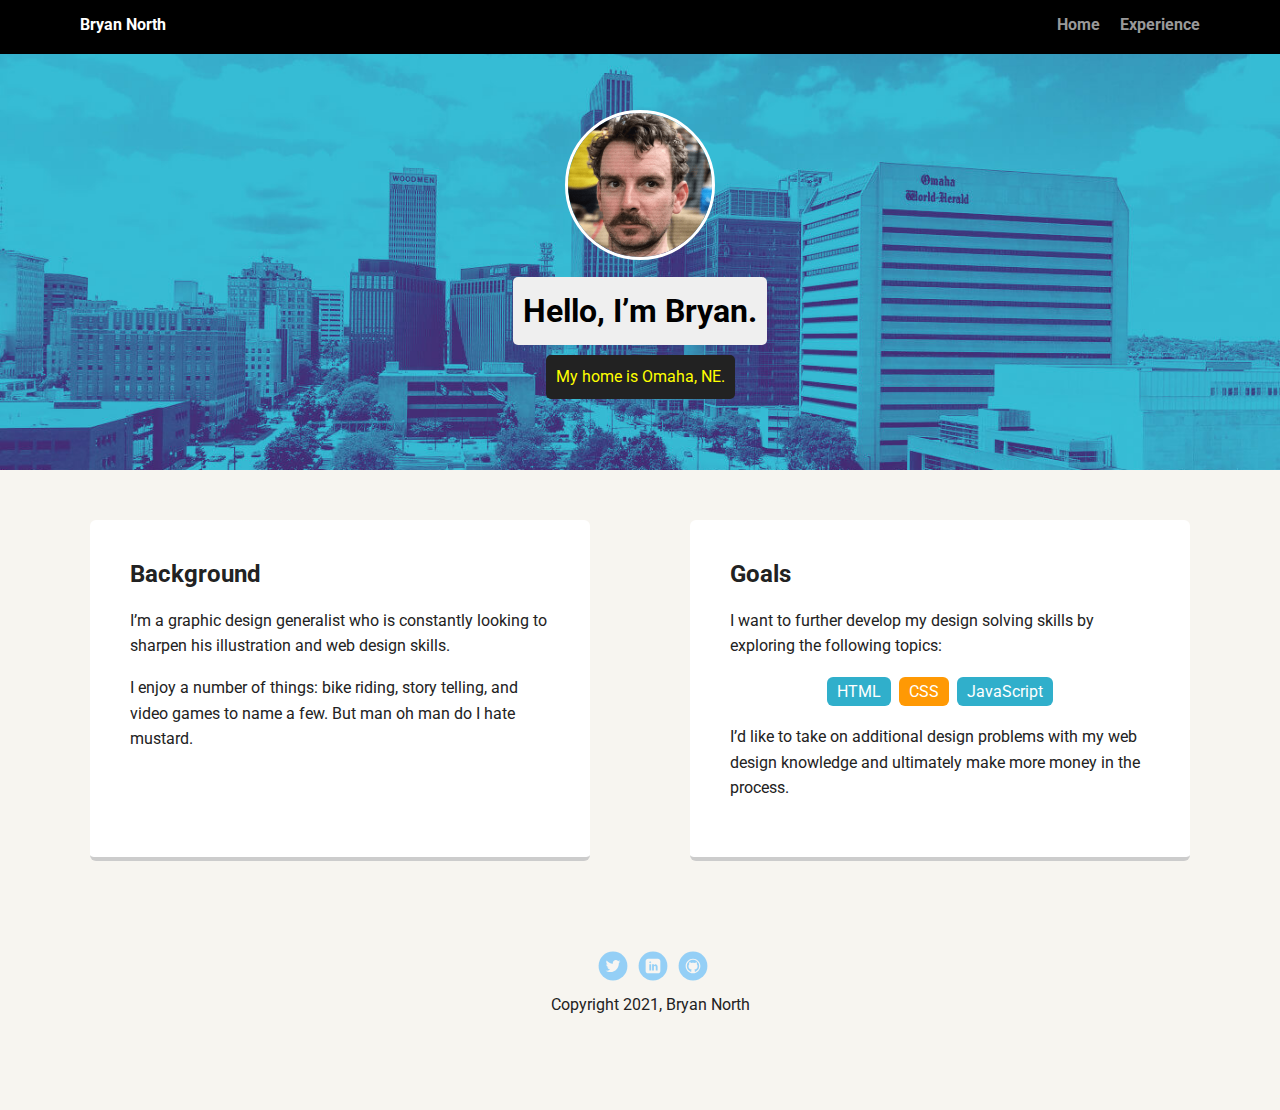
<file: index.html>
<!doctype html>
<html lang="en">
<head>
  <meta charset="utf-8">
  <title>Bryan North's Profile</title>
  <meta name="viewport" content="width=device-width, initial-scale=1.0">
  <link rel="stylesheet" href="styles.css">
  <link href="https://fonts.googleapis.com/css?family=Muli%7CRoboto:400,300,500,700,900" rel="stylesheet">
</head>
  <body>

    <div class="main-nav">
        <ul class="nav">
          <li class="name">Bryan North</li>
          <li><a href="index.html">Home</a></li>
          <li><a href="experience.html">Experience</a></li>
        </ul>
    </div>

    <header>
      <img src="images/me.png" alt="Picture of Bryan North" class="profile-image">
      <h1 class="tag name">Hello, I’m Bryan.</h1>
      <p class="tag location">My home is Omaha, NE.</p>
    </header>

    <main class="flex">
      <div class="card">
        <h2>Background</h2>
        <p>I’m a graphic design generalist who is constantly looking to sharpen his illustration and web design skills.</p>
        <p>I enjoy a number of things: bike riding, story telling, and video games to name a few.  But man oh man do I hate mustard.</p>
      </div> 

      <div class="card">
        <h2>Goals</h2>
        <p>I want to further develop my design solving skills by exploring the following topics:</p>
        <ul class="skills">
          <li>HTML</li>
          <li>CSS</li>
          <li>JavaScript</li>
        </ul>
        <p>I’d like to take on additional design problems with my web design knowledge and ultimately make more money in the process.</p>
      </div> 

    </main>
    <footer>
      <ul>
        <li><a href="https://twitter.com/spryoldman" target="_blank" class="social twitter">Twitter</a></li>
        <li><a href="https://www.linkedin.com/in/bryannorth/" target="_blank" class="social linkedin">LinkedIn</a></li>
        <li><a href="https://github.com/bryanorth" target="_blank" class="social github">Github</a></li>
      </ul>
      <p class="copyright">Copyright 2021, Bryan North</p>
    </footer>
  </body>
  </html>
</file>
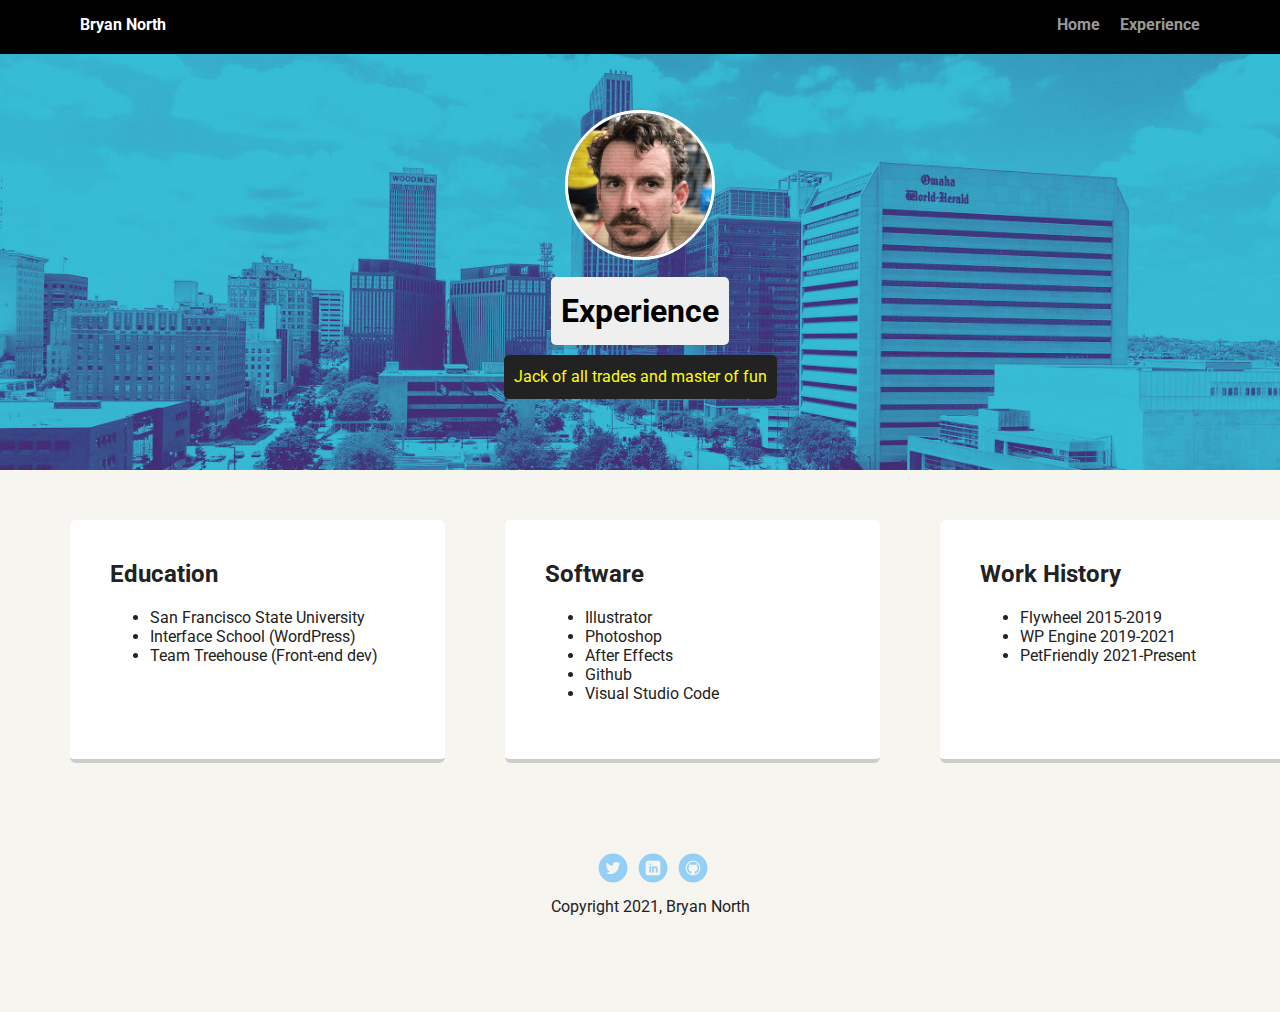
<file: experience.html>
<!doctype html>
<html lang="en">
<head>
  <meta charset="utf-8">
  <title>Bryan North's Experience</title>
  <meta name="viewport" content="width=device-width, initial-scale=1.0">
  <link rel="stylesheet" href="styles.css">
  <link href="https://fonts.googleapis.com/css?family=Muli%7CRoboto:400,300,500,700,900" rel="stylesheet">
</head>
  <body>

    <div class="main-nav">
        <ul class="nav">
          <li class="name">Bryan North</li>
          <li><a href="index.html">Home</a></li>
          <li><a href="experience.html">Experience</a></li>
        </ul>
    </div>

    <header>
      <img src="images/me.png" alt="Picture of Bryan North" class="profile-image">
      <h1 class="tag name">Experience</h1>
      <p class="tag location">Jack of all trades and master of fun</p>
    </header>

    <main class="flex">
      <div class="card">
        <h2>Education</h2>
          <ul>
            <li>San Francisco State University</li>
            <li>Interface School (WordPress)</li>
            <li>Team Treehouse (Front-end dev)</li>
          </ul>
      </div> 

      <div class="card">
        <h2>Software</h2>
           <ul>
            <li>Illustrator</li>
            <li>Photoshop</li>
            <li>After Effects</li>
            <li>Github</li>
            <li>Visual Studio Code</li>

          </ul>
      </div> 

        <div class="card">
          <h2>Work History</h2>
             <ul>
              <li>Flywheel 2015-2019</li>
              <li>WP Engine 2019-2021</li>
              <li>PetFriendly 2021-Present</li>
            </ul>
        </div> 

      

    </main>
    <footer>
      <ul>
        <li><a href="https://twitter.com/spryoldman" target="_blank" class="social twitter">Twitter</a></li>
        <li><a href="https://www.linkedin.com/in/bryannorth/" target="_blank" class="social linkedin">LinkedIn</a></li>
        <li><a href="https://github.com/bryanorth" target="_blank" class="social github">Github</a></li>
      </ul>
      <p class="copyright">Copyright 2021, Bryan North</p>
    </footer>
  </body>
  </html>
</file>
<file: styles.css>
/* Global Layout Set-up */
* { 
  box-sizing: border-box;
}
  
body {
  margin: 0;
  padding: 0;
  text-align: center;
  font-family: 'Roboto', sans-serif;
  color: #222;
  background: #f7f5f0;
}
/* Link Styles */

a {
  text-decoration: none;
  color: #999;
}
a:hover {
  color: #6633ff;
}

/* Section Styles */

.main-nav {
  width: 100%;
  background: black;
  min-height: 30px;
  padding: 10px;
  position: fixed;
  text-align: center;
}
.nav {
  display: flex;
  justify-content: space-around;
  font-weight: 700;
  list-style-type: none;
  margin: 0 auto;
  padding: 0;
}

.nav .name {
    display: block;
    margin-right: auto;
    color: white;
}
.nav li {
  padding: 5px 10px 10px 10px;
}
.nav a {
  transition: all .5s;
}
.nav a:hover {
  color: white
}

header {
  text-align: center;
  background: url('images/omaha.jpg') no-repeat top center ;
  background-size: cover;
  overflow: hidden;
  padding-top: 60px;
}
header {
  line-height: 1.5;
}
header .profile-image {
  margin-top: 50px;
  width: 150px;
  height: 150px;
  border-radius: 50%;
  border: 3px solid white;
  transition: all .5s;
}
header .profile-image:hover {
  transform: scale(1.2) rotate(5deg);
}
.tag {
  background-color: #efefef;
  color: black;
  padding: 10px;
  border-radius: 5px;
  display: table;
  margin: 10px auto;
} 
.location {
  background-color: #222;
  color: yellow;
}

.card {
  margin: 30px;
  padding: 20px 40px 40px;
  min-width: 375px;
  max-width: 500px;
  text-align: left;
  background: #fff;
  border-bottom: 4px solid #ccc;
  border-radius: 6px;
  transition: all .5s;
}
.card:hover {
  border-color: #31adc9;
}

ul.skills {
  padding: 0;
  text-align: center;
}

.skills li {
  border-radius: 6px;
  display: inline-block;
  background: #ff9904;
  color: white;
  padding: 5px 10px;
  margin: 2px;
}

.skills li:nth-child(odd) {
  background: #30afcb;
}

footer {
  width: 100%;
  min-height: 30px;
  padding: 20px 0 40px 20px;
}

footer .copyright {
  top: -8px;
  font-size: .75em;
}

footer ul {
  list-style-type: none;
  margin: 0;
  padding: 0;
}

footer ul li {
  display: inline-block;
}

a.social {
  display: inline-block;
  text-indent: -9999px;
  margin-left: 5px;
  width: 30px;
  height: 30px;
  background-size: 30px 30px;
  opacity: .4;
  transition: all .5s;
}
a.twitter {
  background-image: url(images/twitter.svg);
}
a.linkedin {
  background-image: url(images/linkedin.svg);
}
a.github {
  background-image: url(images/github.svg);
}
a.social:hover {
  opacity: 1;
}
.clearfix {
  clear: both;
}

/* Styles for larger screens */
@media screen and (min-width: 720px) {
  
  .flex {
      display: -ms-flexbox;      /* TWEENER - IE 10 */
      display: flex; 
      max-width: 1200px;
      -ms-flex-pack: distribute;
      justify-content: space-around;
      align-content: center;
      margin: 0 auto;
  }

  header {
    min-height: 470px;
  }

  .nav {
    max-width: 1200px;
    padding: 0 30px;
  }


  main {
    padding-top: 20px;
  }

  main p {
    line-height: 1.6em;
  }

  footer {
    font-size: 1.3em;
    max-width: 1200px;
    margin: 40px auto;
  }

}
</file>
